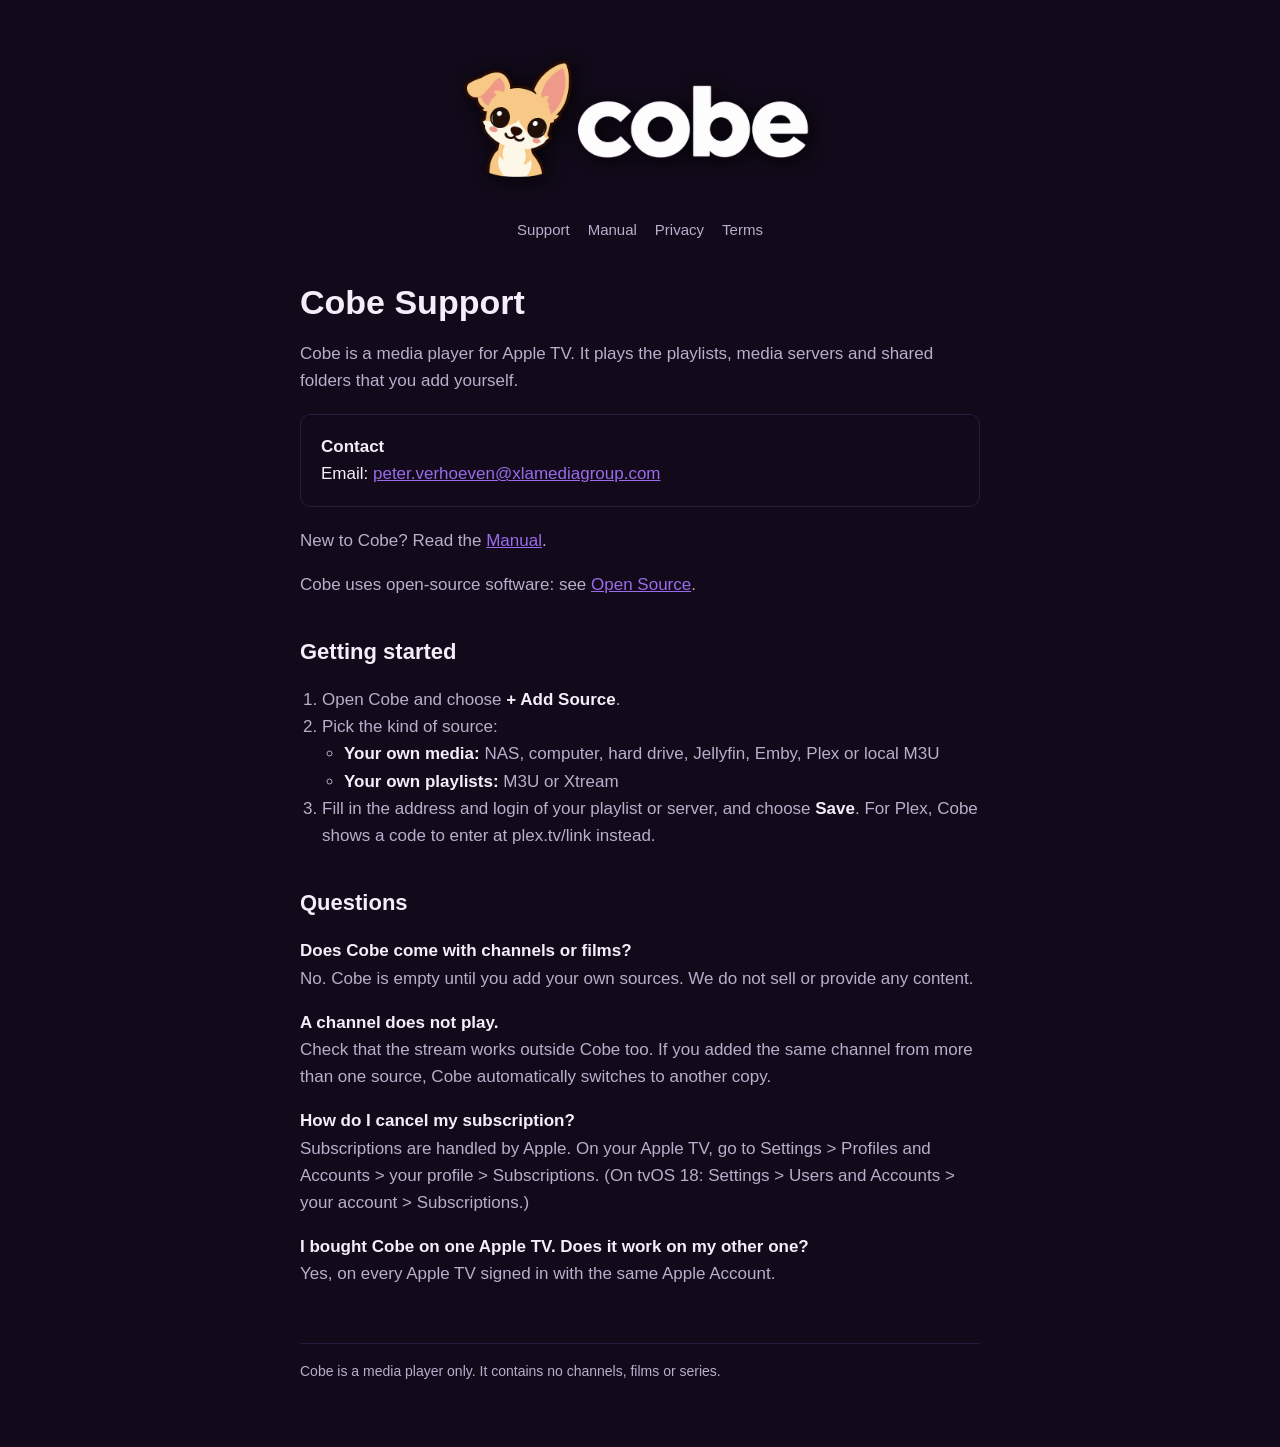
<file: index.html>
<!doctype html><html lang="en"><head><meta charset="utf-8"><meta name="viewport" content="width=device-width,initial-scale=1"><link rel="stylesheet" href="style.css?v=3"><title>Cobe Support</title></head><body><main><header class="hero" style="flex-direction:column;align-items:center"><a href="index.html" class="logo"><img src="images/cobe-logo.png" alt="Cobe" width="960" height="382" style="height:150px;width:auto;max-width:100%"></a><nav><a href="index.html">Support</a><a href="manual.html">Manual</a><a href="privacy.html">Privacy</a><a href="terms.html">Terms</a></nav></header>
<h1>Cobe Support</h1>
<p>Cobe is a media player for Apple TV. It plays the playlists, media servers and shared folders that you add yourself.</p>
<div class="box"><strong>Contact</strong><br>Email: <a href="mailto:peter.verhoeven@xlamediagroup.com">peter.verhoeven@xlamediagroup.com</a></div>
<p>New to Cobe? Read the <a href="manual.html">Manual</a>.</p>
<p>Cobe uses open-source software: see <a href="open-source.html">Open Source</a>.</p>
<h2>Getting started</h2>
<ol><li>Open Cobe and choose <strong>+ Add Source</strong>.</li><li>Pick the kind of source:<ul><li><strong>Your own media:</strong> NAS, computer, hard drive, Jellyfin, Emby, Plex or local M3U</li><li><strong>Your own playlists:</strong> M3U or Xtream</li></ul></li><li>Fill in the address and login of your playlist or server, and choose <strong>Save</strong>. For Plex, Cobe shows a code to enter at plex.tv/link instead.</li></ol>
<h2>Questions</h2>
<p><strong>Does Cobe come with channels or films?</strong><br>No. Cobe is empty until you add your own sources. We do not sell or provide any content.</p>
<p><strong>A channel does not play.</strong><br>Check that the stream works outside Cobe too. If you added the same channel from more than one source, Cobe automatically switches to another copy.</p>
<p><strong>How do I cancel my subscription?</strong><br>Subscriptions are handled by Apple. On your Apple TV, go to Settings &gt; Profiles and Accounts &gt; your profile &gt; Subscriptions. (On tvOS 18: Settings &gt; Users and Accounts &gt; your account &gt; Subscriptions.)</p>
<p><strong>I bought Cobe on one Apple TV. Does it work on my other one?</strong><br>Yes, on every Apple TV signed in with the same Apple Account.</p>
<footer>Cobe is a media player only. It contains no channels, films or series.</footer></main></body></html>
</file>
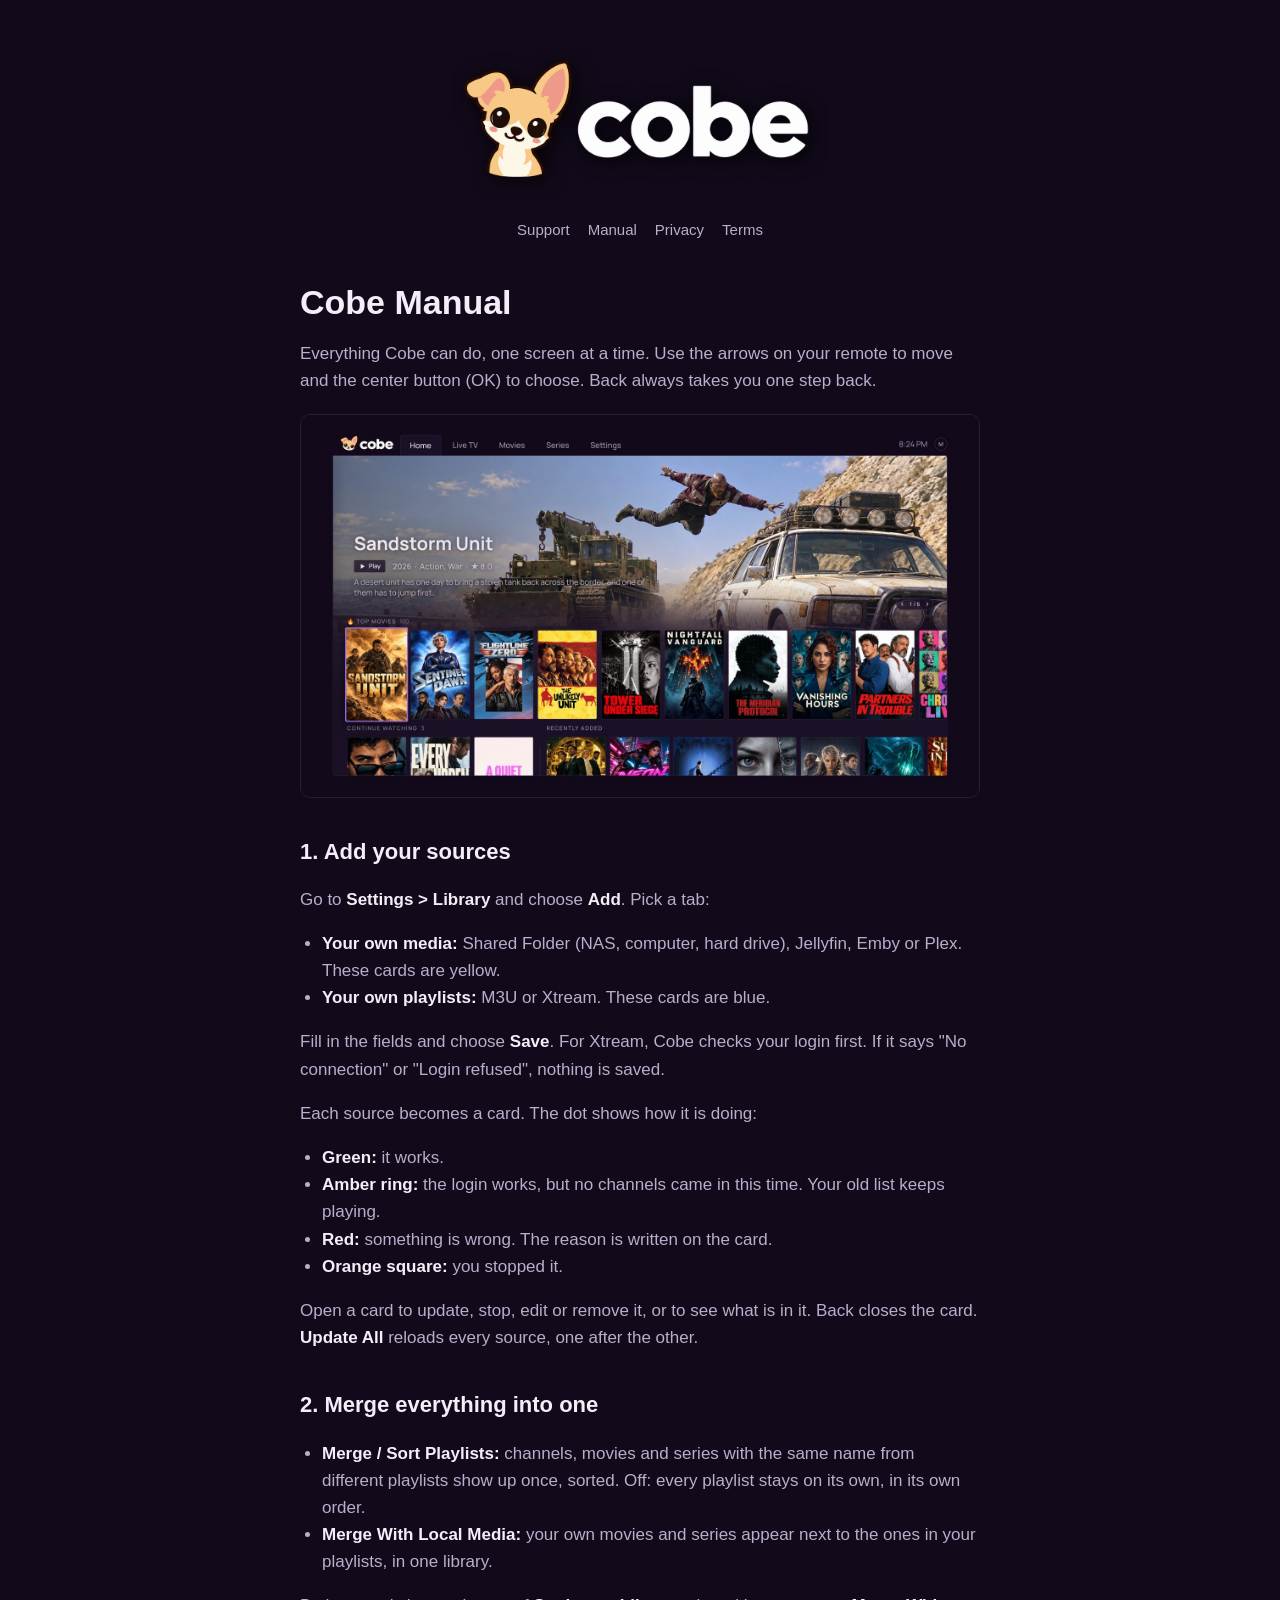
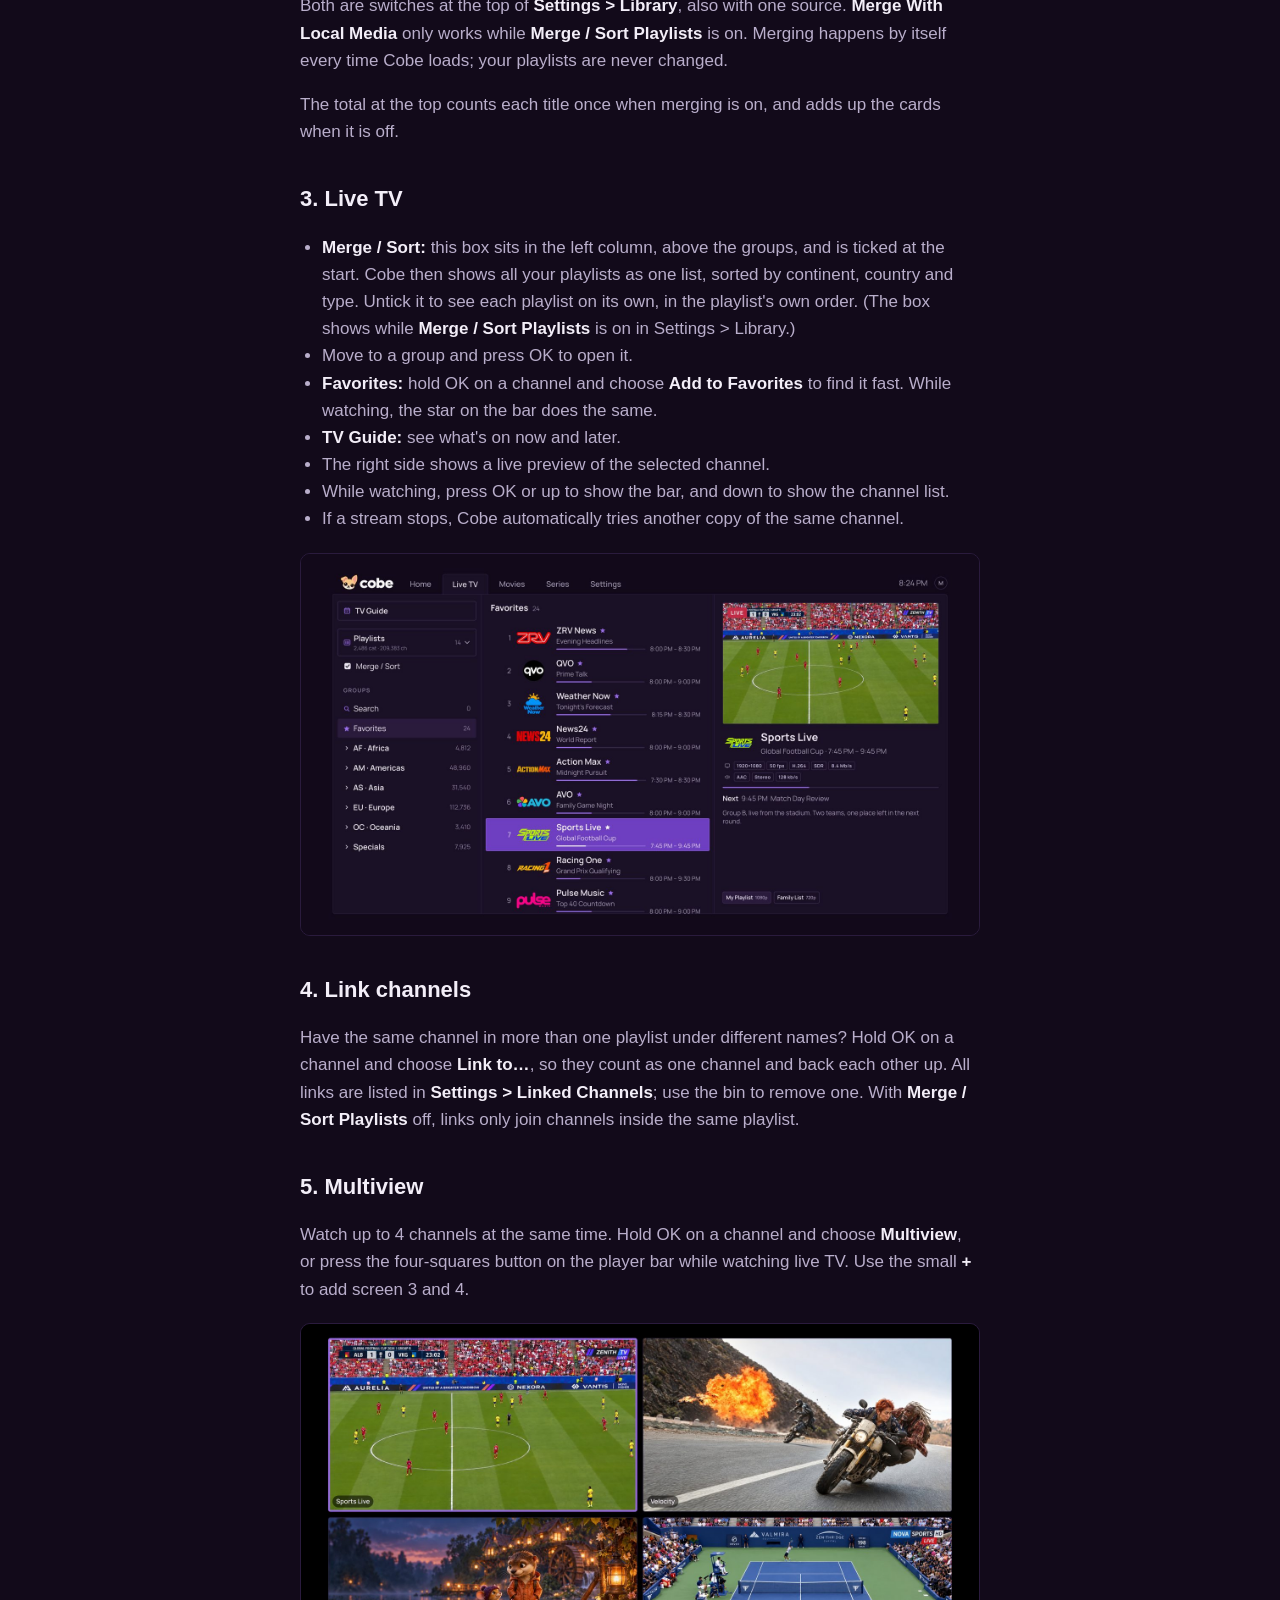
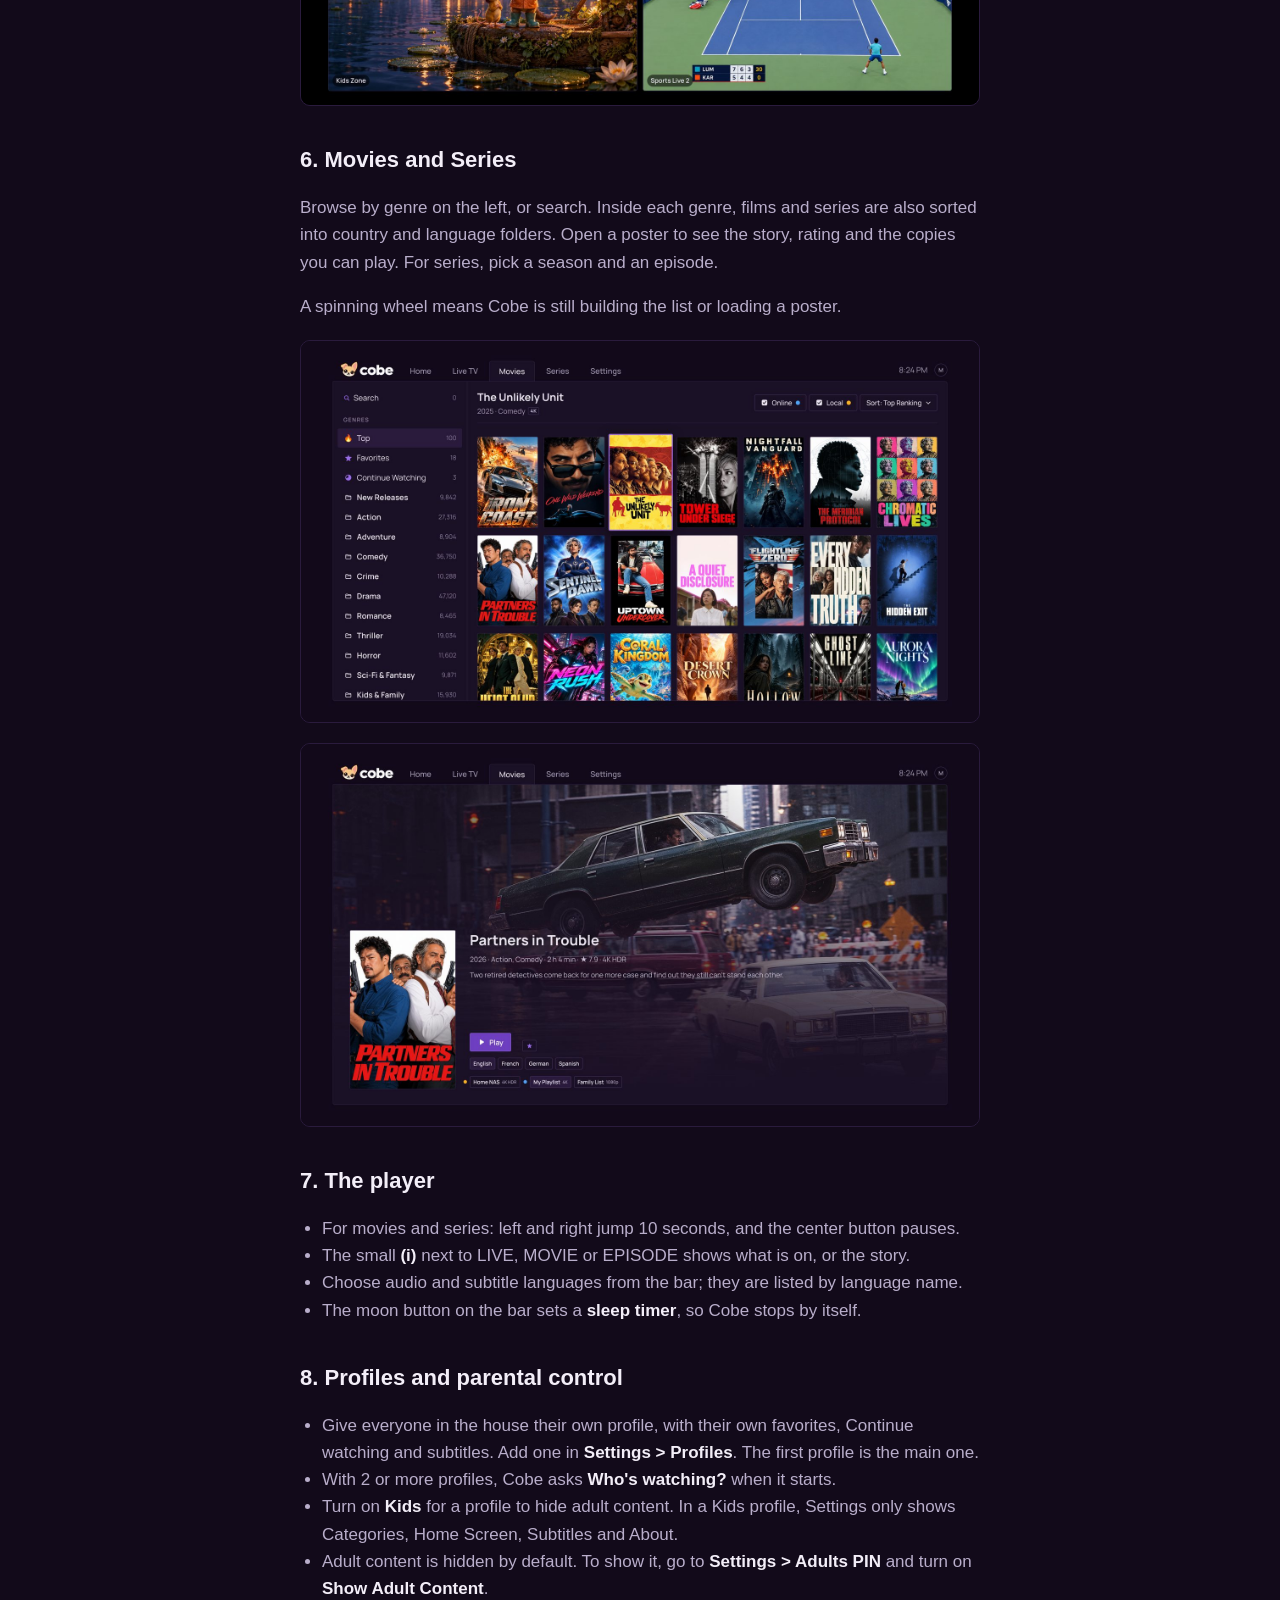
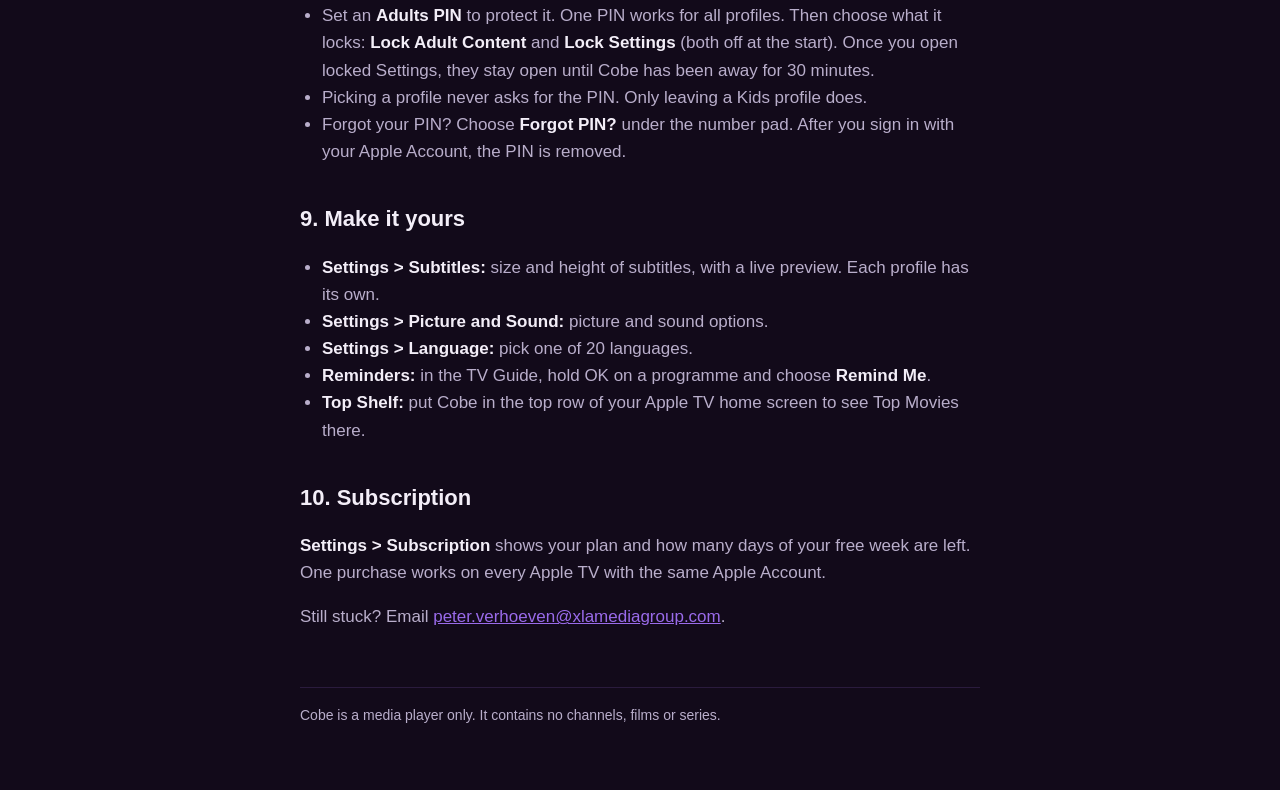
<file: manual.html>
<!doctype html><html lang="en"><head><meta charset="utf-8"><meta name="viewport" content="width=device-width,initial-scale=1"><link rel="stylesheet" href="style.css?v=3"><title>Cobe Manual</title></head><body><main><header class="hero" style="flex-direction:column;align-items:center"><a href="index.html" class="logo"><img src="images/cobe-logo.png" alt="Cobe" width="960" height="382" style="height:150px;width:auto;max-width:100%"></a><nav><a href="index.html">Support</a><a href="manual.html">Manual</a><a href="privacy.html">Privacy</a><a href="terms.html">Terms</a></nav></header>
<h1>Cobe Manual</h1>
<p>Everything Cobe can do, one screen at a time. Use the arrows on your remote to move and the center button (OK) to choose. Back always takes you one step back.</p>

<figure><img src="images/home.jpg" alt="The Cobe Home screen with a big film banner and rows of posters" loading="lazy" width="1600" height="900"></figure>

<h2>1. Add your sources</h2>
<p>Go to <strong>Settings &gt; Library</strong> and choose <strong>Add</strong>. Pick a tab:</p>
<ul><li><strong>Your own media:</strong> Shared Folder (NAS, computer, hard drive), Jellyfin, Emby or Plex. These cards are yellow.</li>
<li><strong>Your own playlists:</strong> M3U or Xtream. These cards are blue.</li></ul>
<p>Fill in the fields and choose <strong>Save</strong>. For Xtream, Cobe checks your login first. If it says "No connection" or "Login refused", nothing is saved.</p>
<p>Each source becomes a card. The dot shows how it is doing:</p>
<ul><li><strong>Green:</strong> it works.</li><li><strong>Amber ring:</strong> the login works, but no channels came in this time. Your old list keeps playing.</li><li><strong>Red:</strong> something is wrong. The reason is written on the card.</li><li><strong>Orange square:</strong> you stopped it.</li></ul>
<p>Open a card to update, stop, edit or remove it, or to see what is in it. Back closes the card. <strong>Update All</strong> reloads every source, one after the other.</p>

<h2>2. Merge everything into one</h2>
<ul><li><strong>Merge / Sort Playlists:</strong> channels, movies and series with the same name from different playlists show up once, sorted. Off: every playlist stays on its own, in its own order.</li>
<li><strong>Merge With Local Media:</strong> your own movies and series appear next to the ones in your playlists, in one library.</li></ul>
<p>Both are switches at the top of <strong>Settings &gt; Library</strong>, also with one source. <strong>Merge With Local Media</strong> only works while <strong>Merge / Sort Playlists</strong> is on. Merging happens by itself every time Cobe loads; your playlists are never changed.</p>
<p>The total at the top counts each title once when merging is on, and adds up the cards when it is off.</p>

<h2>3. Live TV</h2>
<ul><li><strong>Merge / Sort:</strong> this box sits in the left column, above the groups, and is ticked at the start. Cobe then shows all your playlists as one list, sorted by continent, country and type. Untick it to see each playlist on its own, in the playlist's own order. (The box shows while <strong>Merge / Sort Playlists</strong> is on in Settings &gt; Library.)</li>
<li>Move to a group and press OK to open it.</li>
<li><strong>Favorites:</strong> hold OK on a channel and choose <strong>Add to Favorites</strong> to find it fast. While watching, the star on the bar does the same.</li>
<li><strong>TV Guide:</strong> see what's on now and later.</li>
<li>The right side shows a live preview of the selected channel.</li>
<li>While watching, press OK or up to show the bar, and down to show the channel list.</li>
<li>If a stream stops, Cobe automatically tries another copy of the same channel.</li></ul>

<figure><img src="images/live-tv.jpg" alt="Live TV with groups on the left, the channel list in the middle and a live preview on the right" loading="lazy" width="1600" height="900"></figure>

<h2>4. Link channels</h2>
<p>Have the same channel in more than one playlist under different names? Hold OK on a channel and choose <strong>Link to…</strong>, so they count as one channel and back each other up. All links are listed in <strong>Settings &gt; Linked Channels</strong>; use the bin to remove one. With <strong>Merge / Sort Playlists</strong> off, links only join channels inside the same playlist.</p>

<h2>5. Multiview</h2>
<p>Watch up to 4 channels at the same time. Hold OK on a channel and choose <strong>Multiview</strong>, or press the four-squares button on the player bar while watching live TV. Use the small <strong>+</strong> to add screen 3 and 4.</p>

<figure><img src="images/multiview.jpg" alt="Multiview with four channels on one screen" loading="lazy" width="1600" height="900"></figure>

<h2>6. Movies and Series</h2>
<p>Browse by genre on the left, or search. Inside each genre, films and series are also sorted into country and language folders. Open a poster to see the story, rating and the copies you can play. For series, pick a season and an episode.</p>
<p>A spinning wheel means Cobe is still building the list or loading a poster.</p>

<figure><img src="images/movies.jpg" alt="The Movies tab with genres on the left and a grid of posters" loading="lazy" width="1600" height="900"></figure>
<figure><img src="images/movie-page.jpg" alt="A movie page with the story, languages and copies to play" loading="lazy" width="1600" height="900"></figure>

<h2>7. The player</h2>
<ul><li>For movies and series: left and right jump 10 seconds, and the center button pauses.</li>
<li>The small <strong>(i)</strong> next to LIVE, MOVIE or EPISODE shows what is on, or the story.</li>
<li>Choose audio and subtitle languages from the bar; they are listed by language name.</li>
<li>The moon button on the bar sets a <strong>sleep timer</strong>, so Cobe stops by itself.</li></ul>

<h2>8. Profiles and parental control</h2>
<ul><li>Give everyone in the house their own profile, with their own favorites, Continue watching and subtitles. Add one in <strong>Settings &gt; Profiles</strong>. The first profile is the main one.</li>
<li>With 2 or more profiles, Cobe asks <strong>Who's watching?</strong> when it starts.</li>
<li>Turn on <strong>Kids</strong> for a profile to hide adult content. In a Kids profile, Settings only shows Categories, Home Screen, Subtitles and About.</li>
<li>Adult content is hidden by default. To show it, go to <strong>Settings &gt; Adults PIN</strong> and turn on <strong>Show Adult Content</strong>.</li>
<li>Set an <strong>Adults PIN</strong> to protect it. One PIN works for all profiles. Then choose what it locks: <strong>Lock Adult Content</strong> and <strong>Lock Settings</strong> (both off at the start). Once you open locked Settings, they stay open until Cobe has been away for 30 minutes.</li>
<li>Picking a profile never asks for the PIN. Only leaving a Kids profile does.</li>
<li>Forgot your PIN? Choose <strong>Forgot PIN?</strong> under the number pad. After you sign in with your Apple Account, the PIN is removed.</li></ul>

<h2>9. Make it yours</h2>
<ul><li><strong>Settings &gt; Subtitles:</strong> size and height of subtitles, with a live preview. Each profile has its own.</li>
<li><strong>Settings &gt; Picture and Sound:</strong> picture and sound options.</li>
<li><strong>Settings &gt; Language:</strong> pick one of 20 languages.</li>
<li><strong>Reminders:</strong> in the TV Guide, hold OK on a programme and choose <strong>Remind Me</strong>.</li>
<li><strong>Top Shelf:</strong> put Cobe in the top row of your Apple TV home screen to see Top Movies there.</li></ul>

<h2>10. Subscription</h2>
<p><strong>Settings &gt; Subscription</strong> shows your plan and how many days of your free week are left. One purchase works on every Apple TV with the same Apple Account.</p>

<p>Still stuck? Email <a href="mailto:peter.verhoeven@xlamediagroup.com">peter.verhoeven@xlamediagroup.com</a>.</p>
<footer>Cobe is a media player only. It contains no channels, films or series.</footer></main></body></html>
</file>
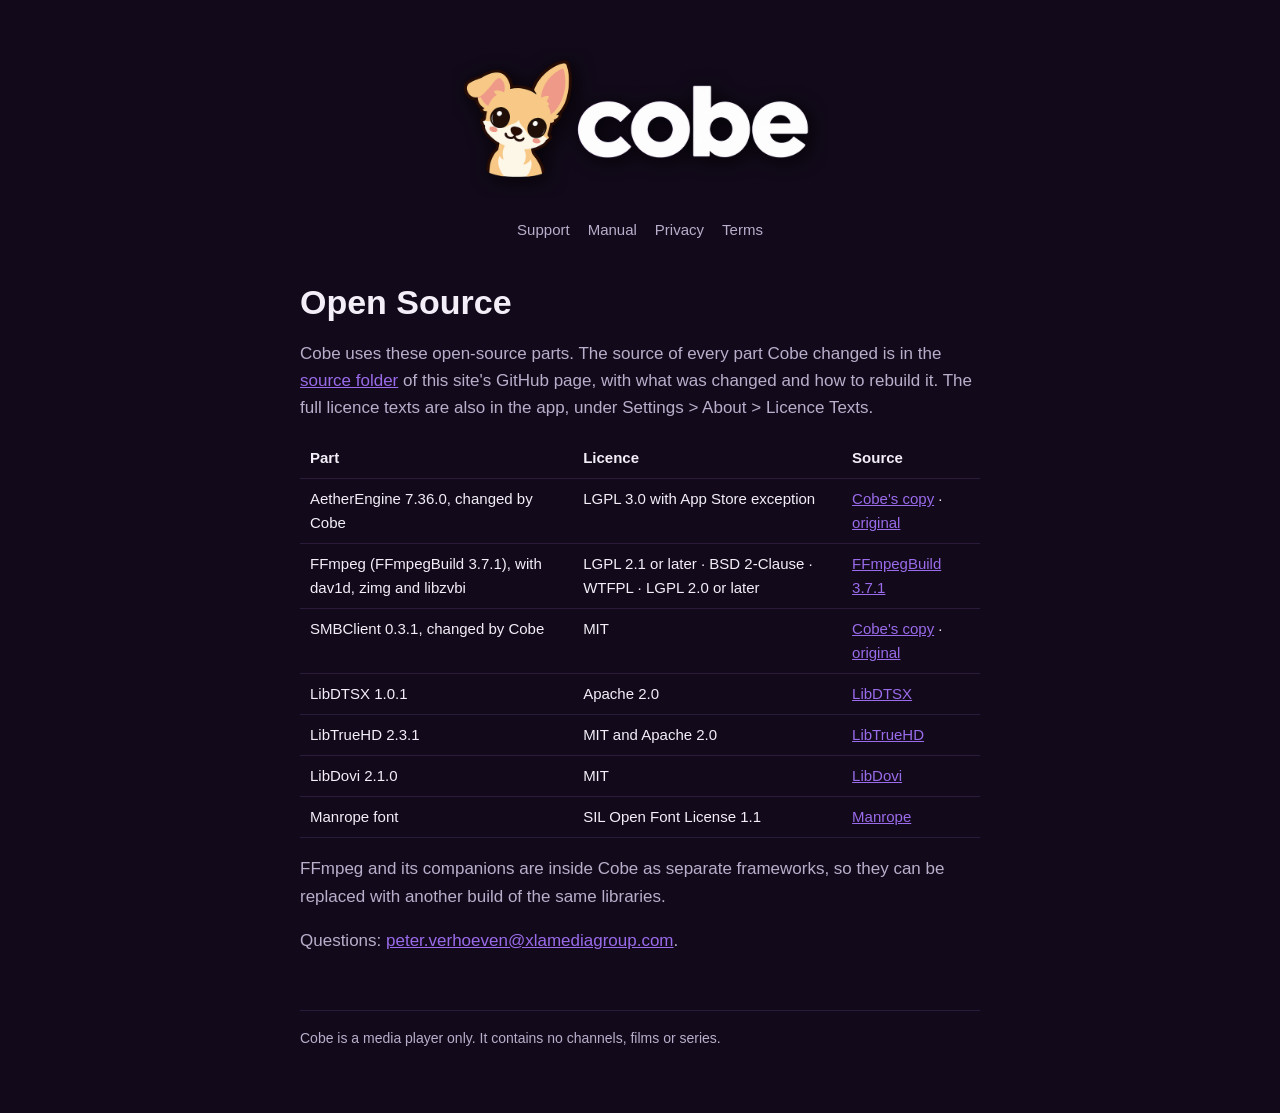
<file: open-source.html>
<!doctype html><html lang="en"><head><meta charset="utf-8"><meta name="viewport" content="width=device-width,initial-scale=1"><link rel="stylesheet" href="style.css?v=3"><title>Cobe Open Source</title></head><body><main><header class="hero" style="flex-direction:column;align-items:center"><a href="index.html" class="logo"><img src="images/cobe-logo.png" alt="Cobe" width="960" height="382" style="height:150px;width:auto;max-width:100%"></a><nav><a href="index.html">Support</a><a href="manual.html">Manual</a><a href="privacy.html">Privacy</a><a href="terms.html">Terms</a></nav></header>
<h1>Open Source</h1>
<p>Cobe uses these open-source parts. The source of every part Cobe changed is in the <a href="https://github.com/PeterVerhoevenUSA/cobe/tree/main/source">source folder</a> of this site's GitHub page, with what was changed and how to rebuild it. The full licence texts are also in the app, under Settings &gt; About &gt; Licence Texts.</p>
<table><tr><th>Part</th><th>Licence</th><th>Source</th></tr>
<tr><td>AetherEngine 7.36.0, changed by Cobe</td><td>LGPL 3.0 with App Store exception</td><td><a href="https://github.com/PeterVerhoevenUSA/cobe/tree/main/source/AetherEngine">Cobe's copy</a> · <a href="https://github.com/superuser404notfound/AetherEngine/tree/7.36.0">original</a></td></tr>
<tr><td>FFmpeg (FFmpegBuild 3.7.1), with dav1d, zimg and libzvbi</td><td>LGPL 2.1 or later · BSD 2-Clause · WTFPL · LGPL 2.0 or later</td><td><a href="https://github.com/superuser404notfound/FFmpegBuild/tree/3.7.1">FFmpegBuild 3.7.1</a></td></tr>
<tr><td>SMBClient 0.3.1, changed by Cobe</td><td>MIT</td><td><a href="https://github.com/PeterVerhoevenUSA/cobe/tree/main/source/SMBClient">Cobe's copy</a> · <a href="https://github.com/kishikawakatsumi/SMBClient/tree/0.3.1">original</a></td></tr>
<tr><td>LibDTSX 1.0.1</td><td>Apache 2.0</td><td><a href="https://github.com/superuser404notfound/LibDTSX/tree/1.0.1">LibDTSX</a></td></tr>
<tr><td>LibTrueHD 2.3.1</td><td>MIT and Apache 2.0</td><td><a href="https://github.com/superuser404notfound/LibTrueHD/tree/2.3.1">LibTrueHD</a></td></tr>
<tr><td>LibDovi 2.1.0</td><td>MIT</td><td><a href="https://github.com/superuser404notfound/LibDovi/tree/2.1.0">LibDovi</a></td></tr>
<tr><td>Manrope font</td><td>SIL Open Font License 1.1</td><td><a href="https://github.com/sharanda/manrope">Manrope</a></td></tr></table>
<p>FFmpeg and its companions are inside Cobe as separate frameworks, so they can be replaced with another build of the same libraries.</p>
<p>Questions: <a href="mailto:peter.verhoeven@xlamediagroup.com">peter.verhoeven@xlamediagroup.com</a>.</p>
<footer>Cobe is a media player only. It contains no channels, films or series.</footer></main></body></html>
</file>
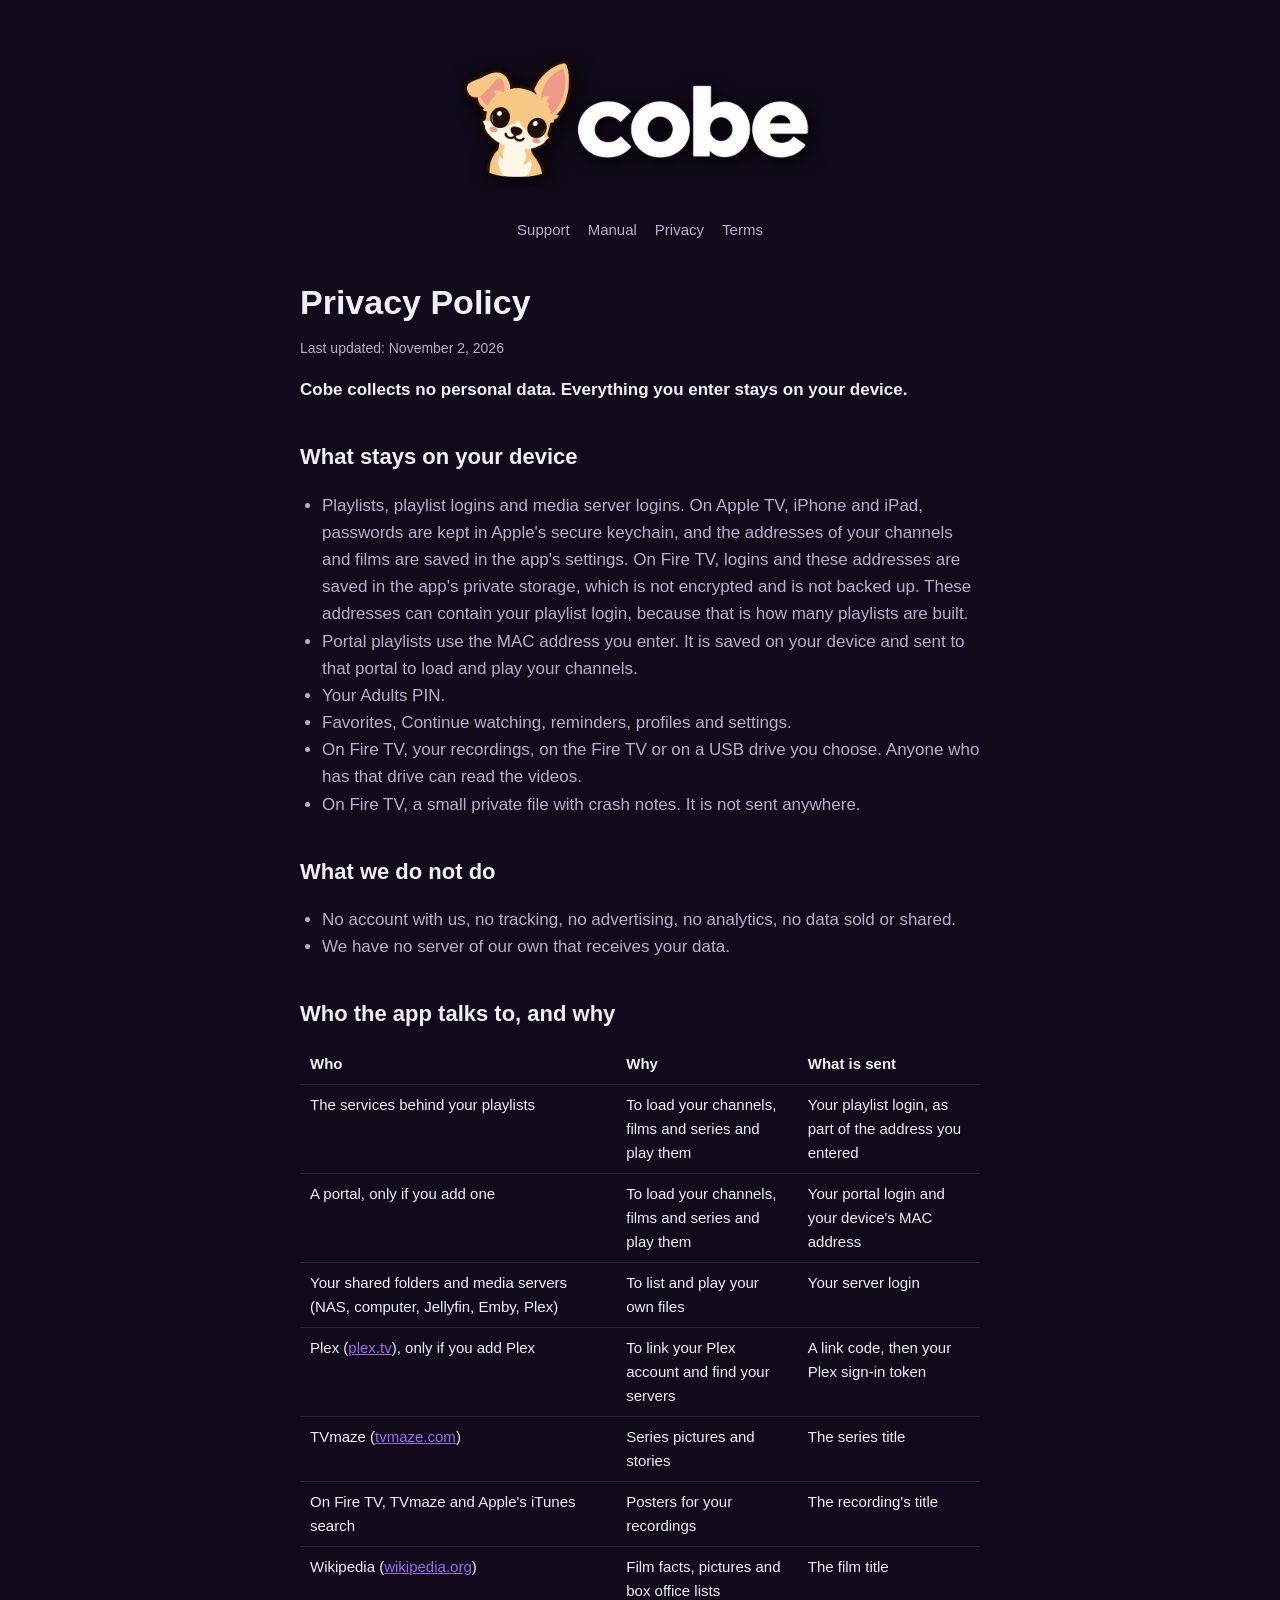
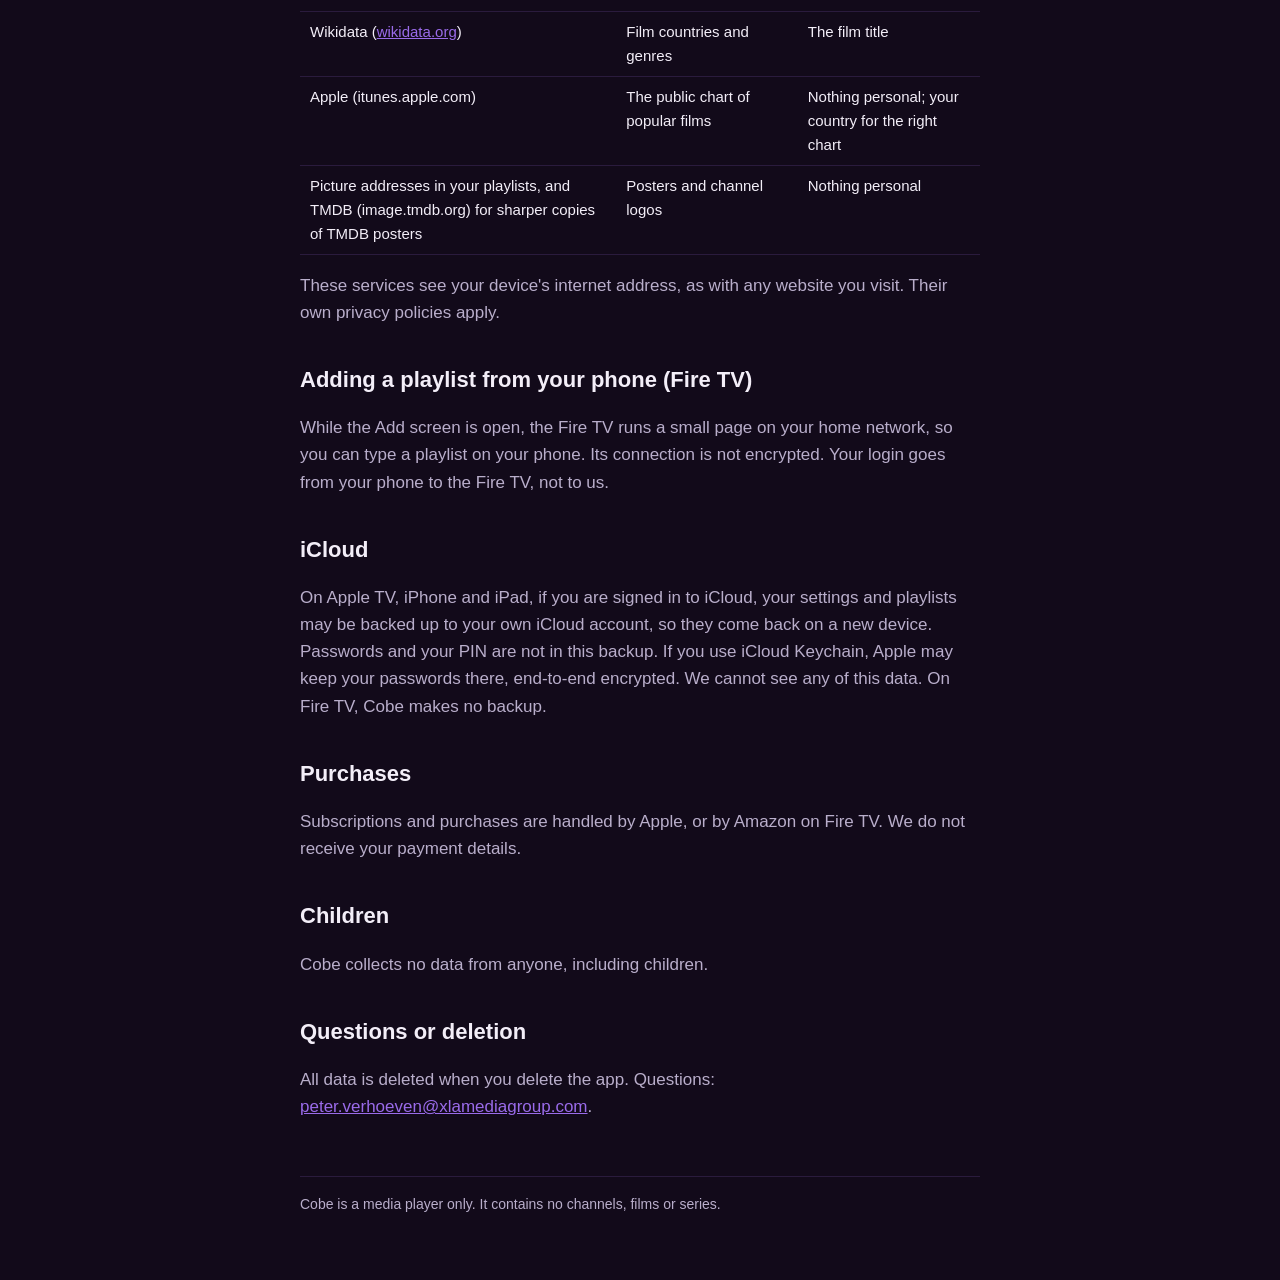
<file: privacy.html>
<!doctype html><html lang="en"><head><meta charset="utf-8"><meta name="viewport" content="width=device-width,initial-scale=1"><link rel="stylesheet" href="style.css?v=3"><title>Cobe Privacy Policy</title></head><body><main><header class="hero" style="flex-direction:column;align-items:center"><a href="index.html" class="logo"><img src="images/cobe-logo.png" alt="Cobe" width="960" height="382" style="height:150px;width:auto;max-width:100%"></a><nav><a href="index.html">Support</a><a href="manual.html">Manual</a><a href="privacy.html">Privacy</a><a href="terms.html">Terms</a></nav></header>
<h1>Privacy Policy</h1><p class="date">Last updated: November 2, 2026</p>
<p><strong>Cobe collects no personal data. Everything you enter stays on your device.</strong></p>
<h2>What stays on your device</h2>
<ul><li>Playlists, playlist logins and media server logins. On Apple TV, iPhone and iPad, passwords are kept in Apple's secure keychain, and the addresses of your channels and films are saved in the app's settings. On Fire TV, logins and these addresses are saved in the app's private storage, which is not encrypted and is not backed up. These addresses can contain your playlist login, because that is how many playlists are built.</li><li>Portal playlists use the MAC address you enter. It is saved on your device and sent to that portal to load and play your channels.</li><li>Your Adults PIN.</li><li>Favorites, Continue watching, reminders, profiles and settings.</li><li>On Fire TV, your recordings, on the Fire TV or on a USB drive you choose. Anyone who has that drive can read the videos.</li><li>On Fire TV, a small private file with crash notes. It is not sent anywhere.</li></ul>
<h2>What we do not do</h2>
<ul><li>No account with us, no tracking, no advertising, no analytics, no data sold or shared.</li><li>We have no server of our own that receives your data.</li></ul>
<h2>Who the app talks to, and why</h2>
<table><tr><th>Who</th><th>Why</th><th>What is sent</th></tr>
<tr><td>The services behind your playlists</td><td>To load your channels, films and series and play them</td><td>Your playlist login, as part of the address you entered</td></tr>
<tr><td>A portal, only if you add one</td><td>To load your channels, films and series and play them</td><td>Your portal login and your device's MAC address</td></tr>
<tr><td>Your shared folders and media servers (NAS, computer, Jellyfin, Emby, Plex)</td><td>To list and play your own files</td><td>Your server login</td></tr>
<tr><td>Plex (<a href="https://plex.tv">plex.tv</a>), only if you add Plex</td><td>To link your Plex account and find your servers</td><td>A link code, then your Plex sign-in token</td></tr>
<tr><td>TVmaze (<a href="https://www.tvmaze.com">tvmaze.com</a>)</td><td>Series pictures and stories</td><td>The series title</td></tr>
<tr><td>On Fire TV, TVmaze and Apple's iTunes search</td><td>Posters for your recordings</td><td>The recording's title</td></tr>
<tr><td>Wikipedia (<a href="https://www.wikipedia.org">wikipedia.org</a>)</td><td>Film facts, pictures and box office lists</td><td>The film title</td></tr>
<tr><td>Wikidata (<a href="https://www.wikidata.org">wikidata.org</a>)</td><td>Film countries and genres</td><td>The film title</td></tr>
<tr><td>Apple (itunes.apple.com)</td><td>The public chart of popular films</td><td>Nothing personal; your country for the right chart</td></tr>
<tr><td>Picture addresses in your playlists, and TMDB (image.tmdb.org) for sharper copies of TMDB posters</td><td>Posters and channel logos</td><td>Nothing personal</td></tr></table>
<p>These services see your device's internet address, as with any website you visit. Their own privacy policies apply.</p>
<h2>Adding a playlist from your phone (Fire TV)</h2><p>While the Add screen is open, the Fire TV runs a small page on your home network, so you can type a playlist on your phone. Its connection is not encrypted. Your login goes from your phone to the Fire TV, not to us.</p>
<h2>iCloud</h2><p>On Apple TV, iPhone and iPad, if you are signed in to iCloud, your settings and playlists may be backed up to your own iCloud account, so they come back on a new device. Passwords and your PIN are not in this backup. If you use iCloud Keychain, Apple may keep your passwords there, end-to-end encrypted. We cannot see any of this data. On Fire TV, Cobe makes no backup.</p>
<h2>Purchases</h2><p>Subscriptions and purchases are handled by Apple, or by Amazon on Fire TV. We do not receive your payment details.</p>
<h2>Children</h2><p>Cobe collects no data from anyone, including children.</p>
<h2>Questions or deletion</h2><p>All data is deleted when you delete the app. Questions: <a href="mailto:peter.verhoeven@xlamediagroup.com">peter.verhoeven@xlamediagroup.com</a>.</p>
<footer>Cobe is a media player only. It contains no channels, films or series.</footer></main></body></html>
</file>
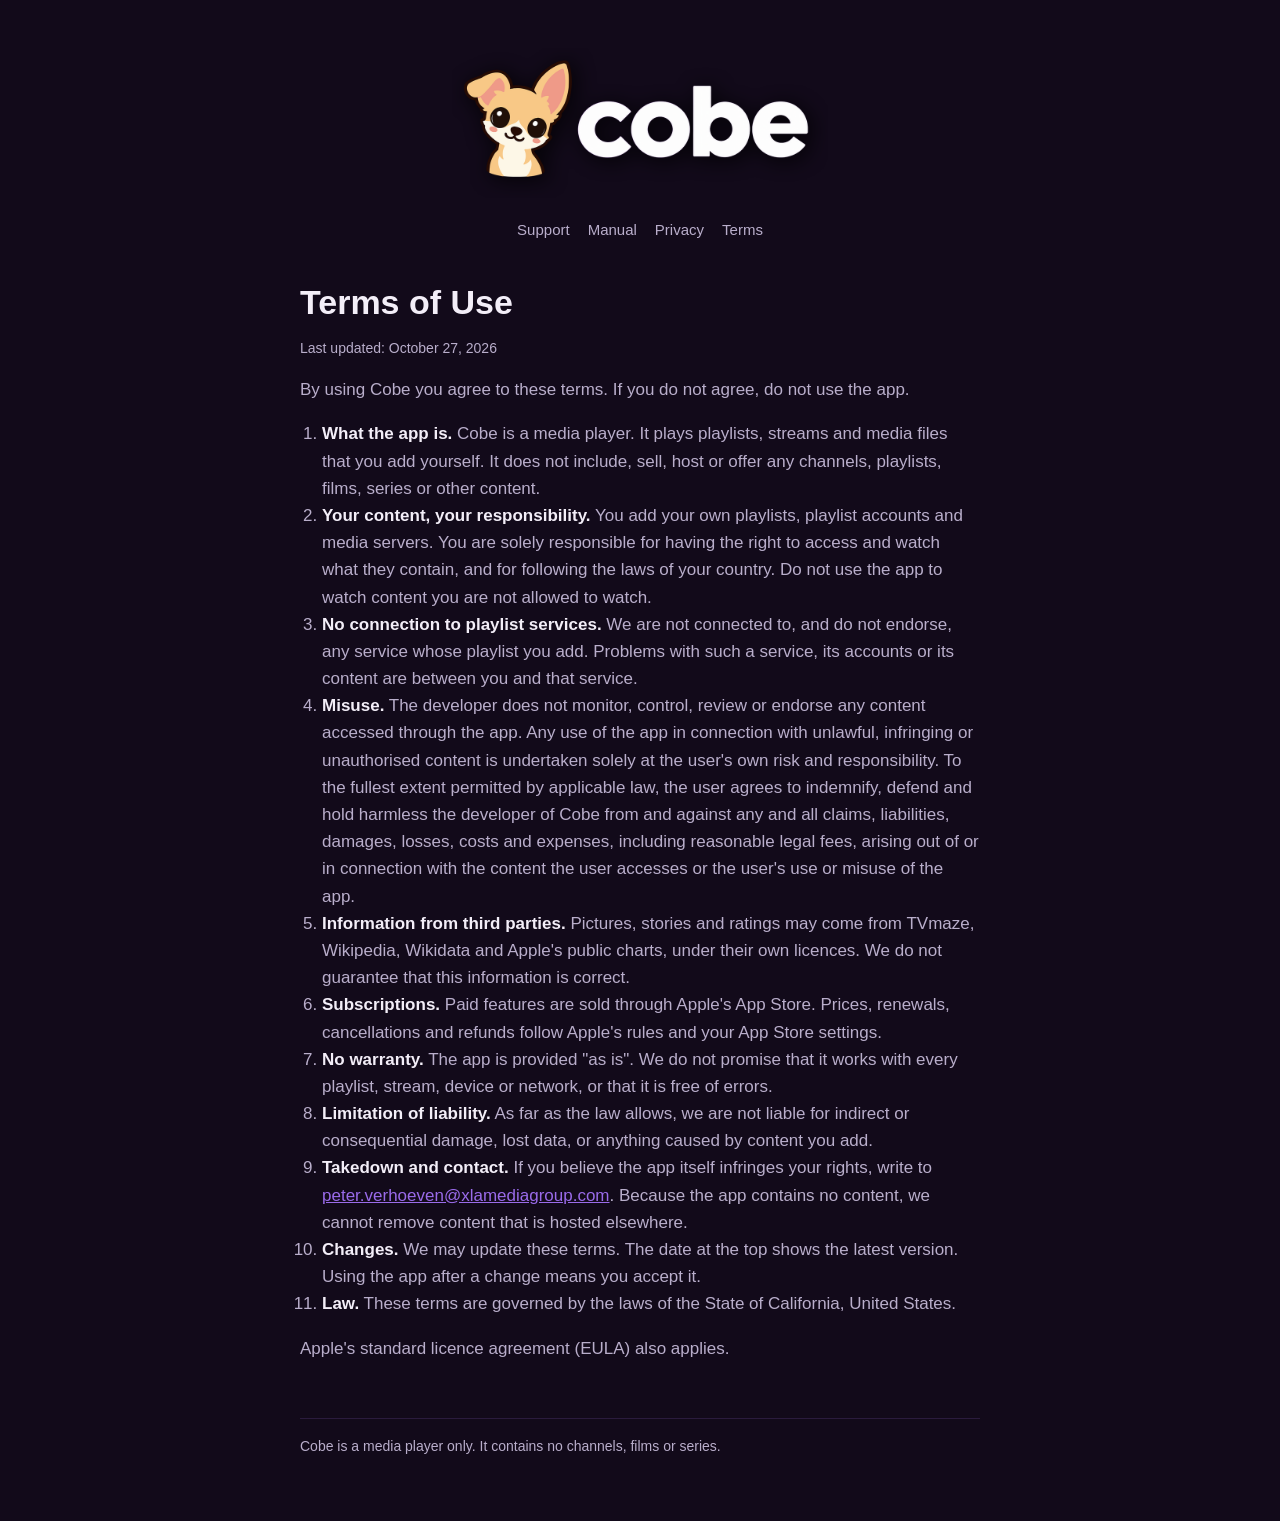
<file: terms.html>
<!doctype html><html lang="en"><head><meta charset="utf-8"><meta name="viewport" content="width=device-width,initial-scale=1"><link rel="stylesheet" href="style.css?v=3"><title>Cobe Terms of Use</title></head><body><main><header class="hero" style="flex-direction:column;align-items:center"><a href="index.html" class="logo"><img src="images/cobe-logo.png" alt="Cobe" width="960" height="382" style="height:150px;width:auto;max-width:100%"></a><nav><a href="index.html">Support</a><a href="manual.html">Manual</a><a href="privacy.html">Privacy</a><a href="terms.html">Terms</a></nav></header>
<h1>Terms of Use</h1><p class="date">Last updated: October 27, 2026</p>
<p>By using Cobe you agree to these terms. If you do not agree, do not use the app.</p>
<ol>
<li><strong>What the app is.</strong> Cobe is a media player. It plays playlists, streams and media files that you add yourself. It does not include, sell, host or offer any channels, playlists, films, series or other content.</li>
<li><strong>Your content, your responsibility.</strong> You add your own playlists, playlist accounts and media servers. You are solely responsible for having the right to access and watch what they contain, and for following the laws of your country. Do not use the app to watch content you are not allowed to watch.</li>
<li><strong>No connection to playlist services.</strong> We are not connected to, and do not endorse, any service whose playlist you add. Problems with such a service, its accounts or its content are between you and that service.</li>
<li><strong>Misuse.</strong> The developer does not monitor, control, review or endorse any content accessed through the app. Any use of the app in connection with unlawful, infringing or unauthorised content is undertaken solely at the user's own risk and responsibility. To the fullest extent permitted by applicable law, the user agrees to indemnify, defend and hold harmless the developer of Cobe from and against any and all claims, liabilities, damages, losses, costs and expenses, including reasonable legal fees, arising out of or in connection with the content the user accesses or the user's use or misuse of the app.</li>
<li><strong>Information from third parties.</strong> Pictures, stories and ratings may come from TVmaze, Wikipedia, Wikidata and Apple's public charts, under their own licences. We do not guarantee that this information is correct.</li>
<li><strong>Subscriptions.</strong> Paid features are sold through Apple's App Store. Prices, renewals, cancellations and refunds follow Apple's rules and your App Store settings.</li>
<li><strong>No warranty.</strong> The app is provided "as is". We do not promise that it works with every playlist, stream, device or network, or that it is free of errors.</li>
<li><strong>Limitation of liability.</strong> As far as the law allows, we are not liable for indirect or consequential damage, lost data, or anything caused by content you add.</li>
<li><strong>Takedown and contact.</strong> If you believe the app itself infringes your rights, write to <a href="mailto:peter.verhoeven@xlamediagroup.com">peter.verhoeven@xlamediagroup.com</a>. Because the app contains no content, we cannot remove content that is hosted elsewhere.</li>
<li><strong>Changes.</strong> We may update these terms. The date at the top shows the latest version. Using the app after a change means you accept it.</li>
<li><strong>Law.</strong> These terms are governed by the laws of the State of California, United States.</li>
</ol>
<p>Apple's standard licence agreement (EULA) also applies.</p>
<footer>Cobe is a media player only. It contains no channels, films or series.</footer></main></body></html>
</file>
<file: style.css>
:root{--bg:#120A1A;--ink:#F3EEF8;--muted:#B9AECB;--line:#2A1B3D;--accent:#9A6BEA}
*{box-sizing:border-box}
body{margin:0;background:var(--bg);color:var(--ink);font:17px/1.6 -apple-system,BlinkMacSystemFont,"Segoe UI",Roboto,Helvetica,Arial,sans-serif}
main{max-width:720px;margin:0 auto;padding:48px 20px 64px}
header{display:flex;align-items:center;gap:14px;margin-bottom:32px}
header>a{color:var(--ink);text-decoration:none;font-weight:700;font-size:28px;letter-spacing:-.5px}
nav{margin-left:auto;display:flex;gap:18px;font-size:15px}
nav a{color:var(--muted);text-decoration:none}nav a:hover{color:var(--ink)}
h1{font-size:34px;line-height:1.2;margin:0 0 8px}
h2{font-size:22px;margin:36px 0 8px}
p,li{color:var(--muted)}strong{color:var(--ink)}
a{color:var(--accent)}
ol,ul{padding-left:22px}
table{width:100%;border-collapse:collapse;font-size:15px;margin:12px 0}
th,td{text-align:left;padding:8px 10px;border-bottom:1px solid var(--line);vertical-align:top}
th{color:var(--ink)}
.box{border:1px solid var(--line);border-radius:10px;padding:18px 20px;margin:20px 0}
.date{font-size:14px;color:var(--muted)}
footer{margin-top:56px;font-size:14px;color:var(--muted);border-top:1px solid var(--line);padding-top:16px}
@media (max-width:520px){header{flex-wrap:wrap}nav{margin-left:0;width:100%}}
figure{margin:20px 0}
figure img{display:block;width:100%;height:auto;border-radius:10px;border:1px solid var(--line)}
header>a.logo{display:block;line-height:0}
header>a.logo img{height:64px;width:auto}
header.hero{flex-direction:column;gap:20px;margin-bottom:40px}
header.hero>a.logo img{height:150px}
header.hero nav{margin-left:0;justify-content:center}
@media (max-width:520px){header.hero>a.logo img{height:110px}header.hero nav{width:auto}}
</file>
